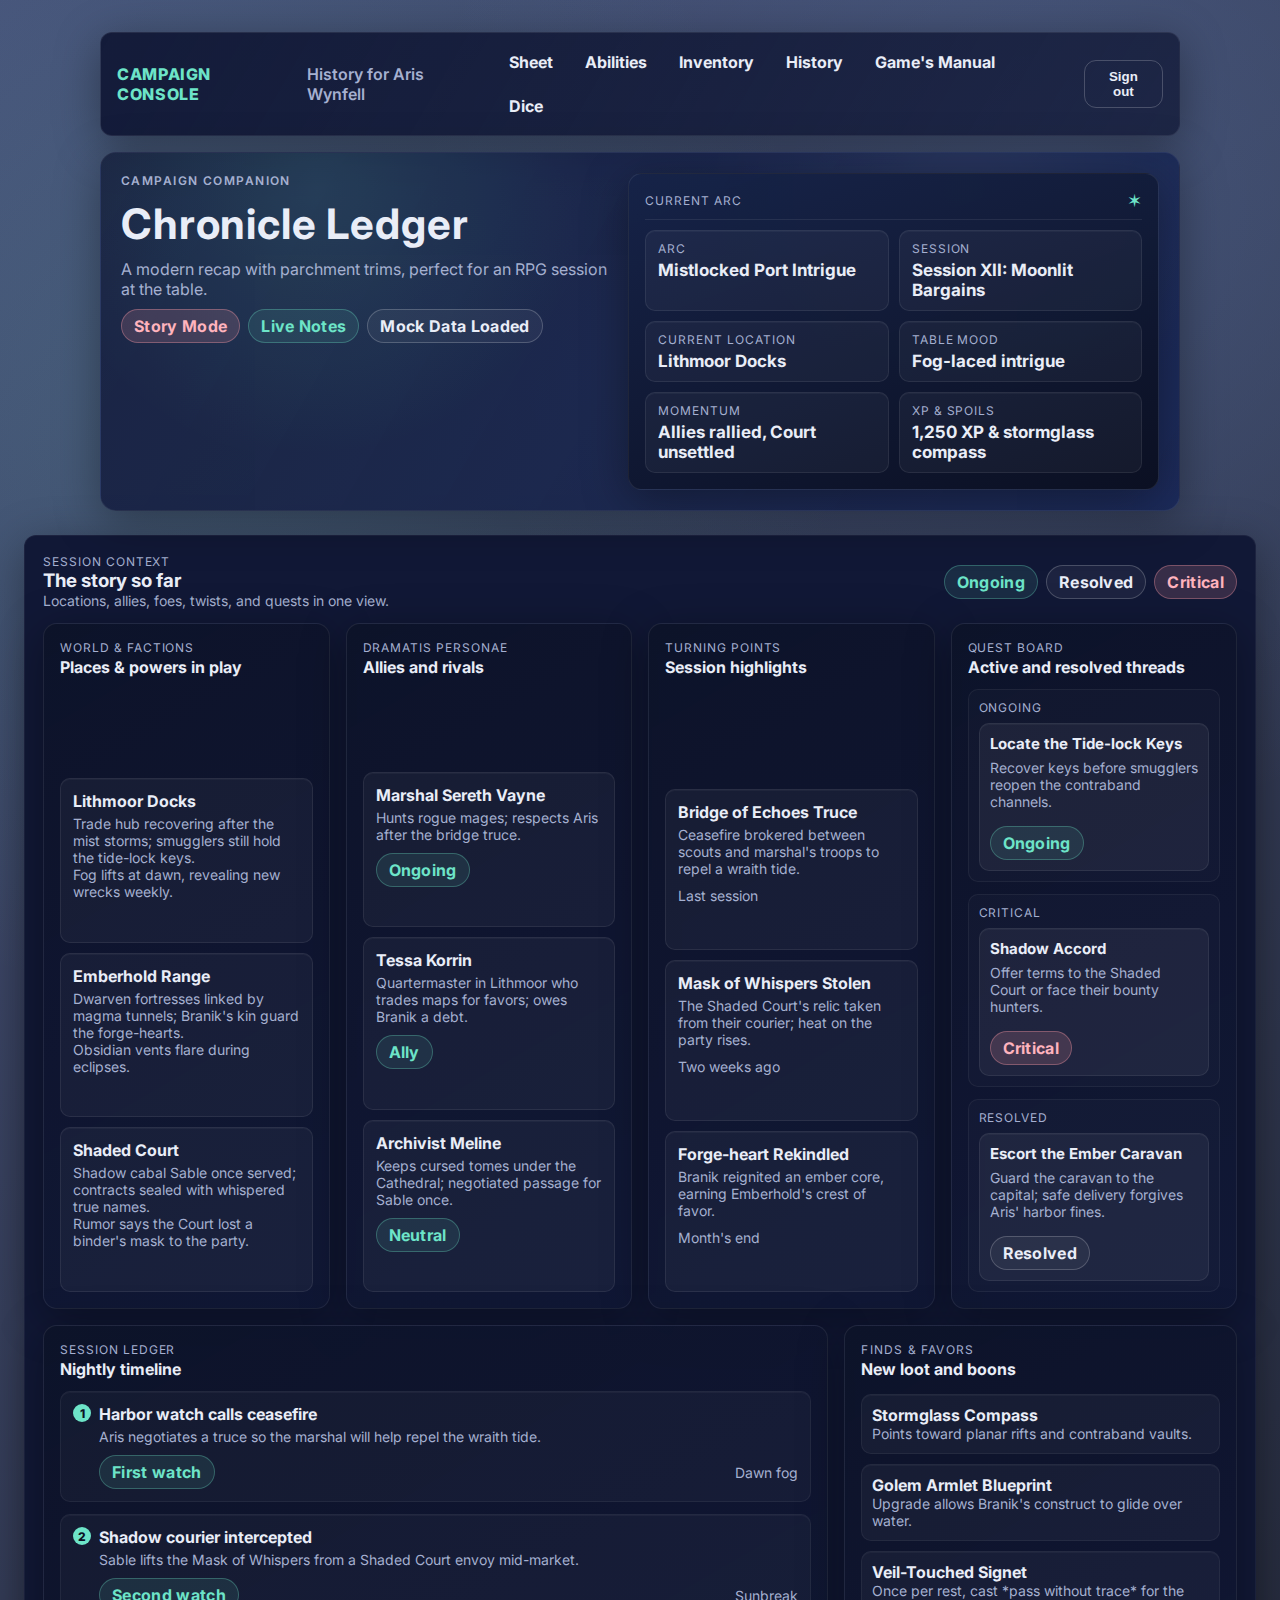
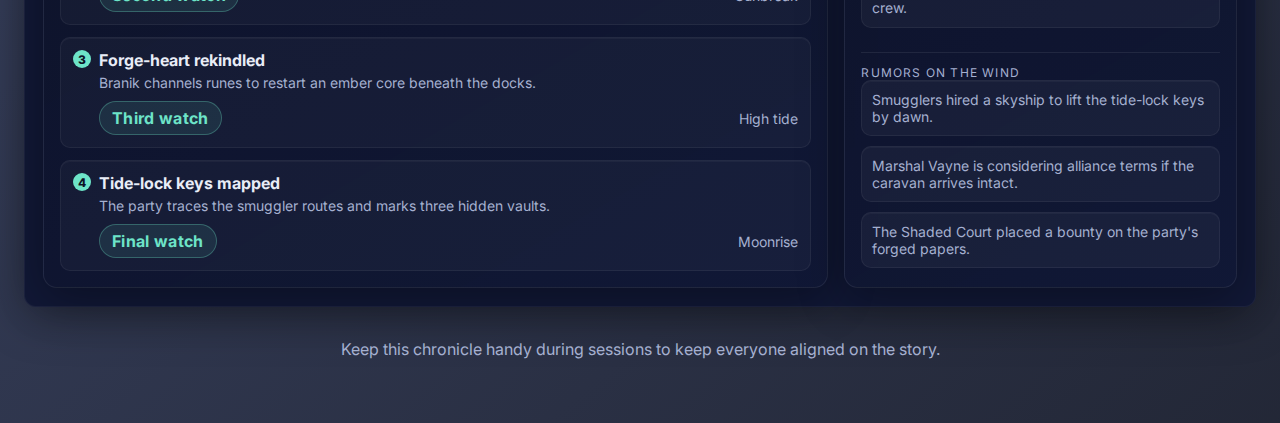
<file: history.html>
<!DOCTYPE html>
<html lang="en">
<head>
  <meta charset="UTF-8" />
  <meta name="viewport" content="width=device-width, initial-scale=1.0" />
  <title>Campaign History</title>
  <link rel="stylesheet" href="styles.css" />
</head>
<body class="history-page">
  <nav class="top-nav">
    <div class="nav-left">
      <span class="nav-brand">Campaign Console</span>
      <span class="nav-subtitle" id="nav-subtitle">Loading history…</span>
    </div>
    <div class="nav-menu" aria-label="Page navigation">
      <a href="main.html">Sheet</a>
      <a href="abilities.html">Abilities</a>
      <a href="inventory.html">Inventory</a>
      <a href="history.html" aria-current="page">History</a>
      <a href="manual.html">Game's Manual</a>
      <a href="dice.html">Dice</a>
    </div>
    <div class="nav-actions">
      <button class="ghost" id="sign-out" disabled>Sign out</button>
    </div>
  </nav>

  <header class="page-header page-hero" id="history-header">
    <div class="hero-copy">
      <p class="eyebrow">Campaign Companion</p>
      <h1>Chronicle Ledger</h1>
      <p class="tagline">A modern recap with parchment trims, perfect for an RPG session at the table.</p>
      <div class="hero-badges">
        <span class="pill pill-strong">Story Mode</span>
        <span class="pill pill-soft">Live Notes</span>
        <span class="pill pill-muted">Mock Data Loaded</span>
      </div>
    </div>
    <div class="hero-panel">
      <div class="hero-panel-header">
        <p class="label">Current Arc</p>
        <span class="glyph">✶</span>
      </div>
      <div class="hero-panel-body" id="history-highlights"></div>
    </div>
  </header>

  <section class="history" id="history">
    <header class="history-header">
      <div>
        <p class="label">Session context</p>
        <h3>The story so far</h3>
        <p class="meta-text">Locations, allies, foes, twists, and quests in one view.</p>
      </div>
      <div class="history-legend" aria-label="Legend for quest status">
        <span class="pill pill-soft">Ongoing</span>
        <span class="pill pill-muted">Resolved</span>
        <span class="pill pill-strong">Critical</span>
      </div>
    </header>

    <div class="history-grid">
      <article class="history-card" id="history-world">
        <div class="history-card-header">
          <p class="label">World &amp; Factions</p>
          <h4>Places &amp; powers in play</h4>
        </div>
        <ul class="history-list" id="world-notes"></ul>
      </article>

      <article class="history-card" id="history-characters">
        <div class="history-card-header">
          <p class="label">Dramatis Personae</p>
          <h4>Allies and rivals</h4>
        </div>
        <ul class="history-list" id="character-notes"></ul>
      </article>

      <article class="history-card" id="history-events">
        <div class="history-card-header">
          <p class="label">Turning Points</p>
          <h4>Session highlights</h4>
        </div>
        <ul class="history-list" id="event-notes"></ul>
      </article>

      <article class="history-card" id="history-quests">
        <div class="history-card-header">
          <p class="label">Quest Board</p>
          <h4>Active and resolved threads</h4>
        </div>
        <div class="quest-columns">
          <div class="quest-column">
            <p class="label">Ongoing</p>
            <div class="quest-list" id="quest-ongoing"></div>
          </div>
          <div class="quest-column">
            <p class="label">Critical</p>
            <div class="quest-list" id="quest-critical"></div>
          </div>
          <div class="quest-column">
            <p class="label">Resolved</p>
            <div class="quest-list" id="quest-resolved"></div>
          </div>
        </div>
      </article>
    </div>

    <div class="ledger-layout">
      <article class="history-card timeline-card">
        <div class="history-card-header">
          <p class="label">Session Ledger</p>
          <h4>Nightly timeline</h4>
        </div>
        <ol class="timeline" id="session-timeline"></ol>
      </article>

      <article class="history-card discoveries-card">
        <div class="history-card-header">
          <p class="label">Finds &amp; Favors</p>
          <h4>New loot and boons</h4>
        </div>
        <ul class="loot-list" id="loot-list"></ul>
        <div class="rumor-panel">
          <p class="label">Rumors on the wind</p>
          <ul class="rumor-list" id="rumor-list"></ul>
        </div>
      </article>
    </div>
  </section>

  <footer class="page-footer">
    <p>Keep this chronicle handy during sessions to keep everyone aligned on the story.</p>
  </footer>

  <script src="script.js"></script>
</body>
</html>
</file>
<file: styles.css>
@import url("https://fonts.googleapis.com/css2?family=EB+Garamond:wght@400;700&family=Inter:wght@400;600;700;900&display=swap");

:root {
  color-scheme: light;
  --bg: #0b1021;
  --panel: #111836;
  --panel-strong: #0d1329;
  --text: #e9edf7;
  --muted: #a5b0d0;
  --accent: #6de4c8;
  --accent-strong: #3ad3ad;
  --shadow: 0 10px 45px rgba(0, 0, 0, 0.35);
  --radius: 12px;
  font-family: "Inter", "Segoe UI", system-ui, -apple-system, sans-serif;
}

* {
  box-sizing: border-box;
}

body {
  margin: 0;
  min-height: 100vh;
  background: radial-gradient(circle at 18% 20%, rgba(109, 228, 200, 0.12), transparent 32%),
    radial-gradient(circle at 82% 10%, rgba(135, 186, 255, 0.14), transparent 30%),
    linear-gradient(140deg, rgba(24, 39, 88, 0.8), rgba(11, 16, 33, 0.9));
  color: var(--text);
  padding: 32px 24px 64px;
}

body.character-sheet-page {
  background: radial-gradient(circle at 18% 24%, rgba(53, 36, 14, 0.08), transparent 36%),
    radial-gradient(circle at 78% 10%, rgba(95, 71, 43, 0.08), transparent 30%),
    #eee2cf;
  color: #24140a;
  padding: 28px 18px 60px;
}

h1, h2, h3, h4, p {
  margin: 0;
}

.hidden {
  display: none !important;
}

.page-header,
.page-footer,
.sheet {
  max-width: 1080px;
  margin: 0 auto;
}

.top-nav {
  max-width: 1080px;
  margin: 0 auto 16px;
  padding: 12px 16px;
  display: flex;
  align-items: center;
  justify-content: space-between;
  gap: 12px;
  background: linear-gradient(120deg, rgba(17, 24, 54, 0.95), rgba(17, 24, 54, 0.75));
  border: 1px solid rgba(255, 255, 255, 0.08);
  border-radius: var(--radius);
  box-shadow: var(--shadow);
}

body.character-sheet-page .top-nav {
  background: #f5ecdf;
  border: 2px solid #2e1c0f;
  box-shadow: 0 14px 40px rgba(22, 13, 7, 0.25);
  color: #2e1c0f;
}

body.character-sheet-page .nav-brand {
  color: #7c1b10;
  font-family: "EB Garamond", "Inter", serif;
  letter-spacing: 0.06em;
}

body.character-sheet-page .nav-menu a,
body.character-sheet-page .nav-subtitle,
body.character-sheet-page .nav-actions button,
body.character-sheet-page .nav-actions .ghost {
  color: #2e1c0f;
}

body.character-sheet-page .nav-menu a:hover,
body.character-sheet-page .nav-menu a:focus-visible {
  border-color: rgba(46, 28, 15, 0.3);
  background: rgba(46, 28, 15, 0.07);
}

.nav-left {
  display: flex;
  align-items: center;
  gap: 10px;
}

.nav-brand {
  font-weight: 800;
  letter-spacing: 0.04em;
  text-transform: uppercase;
  color: var(--accent);
}

.nav-subtitle {
  color: var(--muted);
  font-weight: 600;
}

.nav-menu {
  display: flex;
  gap: 10px;
  align-items: center;
  flex-wrap: wrap;
}

.nav-menu a {
  color: var(--text);
  text-decoration: none;
  font-weight: 700;
  padding: 6px 10px;
  border-radius: 8px;
  border: 1px solid transparent;
}

.nav-menu a:hover,
.nav-menu a:focus-visible {
  border-color: rgba(255, 255, 255, 0.15);
  background: rgba(255, 255, 255, 0.04);
}

.nav-actions {
  display: flex;
  gap: 8px;
  align-items: center;
}

.hero {
  max-width: 1080px;
  margin: 0 auto 24px;
  display: grid;
  grid-template-columns: repeat(auto-fit, minmax(320px, 1fr));
  gap: 16px;
  align-items: flex-start;
}

.login-card {
  background: var(--panel);
  border: 1px solid rgba(255, 255, 255, 0.07);
  border-radius: var(--radius);
  box-shadow: var(--shadow);
  padding: 18px;
  display: grid;
  gap: 10px;
}

.login-card label {
  display: block;
  font-weight: 700;
  margin-bottom: 4px;
}

.login-card input {
  width: 100%;
  padding: 10px;
  border-radius: 8px;
  border: 1px solid rgba(255, 255, 255, 0.1);
  background: rgba(255, 255, 255, 0.04);
  color: var(--text);
  font-size: 15px;
}

.dice-form {
  display: grid;
  gap: 10px;
}

.dice-form input,
.dice-form select {
  width: 100%;
  padding: 10px;
  border-radius: 8px;
  border: 1px solid rgba(255, 255, 255, 0.1);
  background: rgba(255, 255, 255, 0.04);
  color: var(--text);
  font-size: 15px;
}

.dice-actions {
  display: flex;
  gap: 8px;
  align-items: center;
}

.login-card input:focus {
  outline: 2px solid var(--accent);
}

.helper-text {
  color: var(--muted);
  font-size: 13px;
}

.error-text {
  color: #ff9ca7;
  min-height: 18px;
  font-weight: 700;
}

.primary {
  background: linear-gradient(120deg, var(--accent), var(--accent-strong));
  color: #0c1224;
  border: none;
  border-radius: 10px;
  padding: 12px 14px;
  font-weight: 800;
  text-transform: uppercase;
  letter-spacing: 0.05em;
  cursor: pointer;
  box-shadow: 0 10px 30px rgba(109, 228, 200, 0.3);
  transition: transform 0.12s ease, box-shadow 0.2s ease;
}

.primary:hover {
  transform: translateY(-1px);
  box-shadow: 0 12px 36px rgba(109, 228, 200, 0.4);
}

.page-header {
  display: flex;
  justify-content: space-between;
  align-items: flex-start;
  gap: 16px;
  margin-bottom: 24px;
}

.history-page .page-header {
  background: linear-gradient(120deg, rgba(17, 24, 54, 0.8), rgba(24, 39, 88, 0.85));
  border: 1px solid rgba(255, 255, 255, 0.06);
  border-radius: 16px;
  padding: 20px;
  position: relative;
  overflow: hidden;
  box-shadow: var(--shadow);
}

.history-page .page-header::after {
  content: "";
  position: absolute;
  inset: 0;
  background: radial-gradient(circle at 20% 10%, rgba(109, 228, 200, 0.14), transparent 30%),
    radial-gradient(circle at 80% 10%, rgba(255, 255, 255, 0.06), transparent 28%);
  opacity: 0.9;
  pointer-events: none;
}

.hero-copy {
  position: relative;
  z-index: 1;
  max-width: 560px;
  display: grid;
  gap: 10px;
}

.hero-badges {
  display: flex;
  gap: 8px;
  flex-wrap: wrap;
}

.page-hero h1 {
  font-size: clamp(32px, 4vw, 42px);
  letter-spacing: 0.02em;
}

.hero-panel {
  position: relative;
  z-index: 1;
  background: linear-gradient(160deg, rgba(22, 35, 72, 0.9), rgba(10, 14, 30, 0.92));
  border: 1px solid rgba(255, 255, 255, 0.08);
  border-radius: 14px;
  padding: 16px;
  min-width: 320px;
  box-shadow: var(--shadow);
}

.hero-panel-header {
  display: flex;
  justify-content: space-between;
  align-items: center;
  border-bottom: 1px solid rgba(255, 255, 255, 0.08);
  padding-bottom: 8px;
  margin-bottom: 10px;
}

.glyph {
  font-size: 18px;
  color: var(--accent);
}

.hero-panel-body {
  display: grid;
  gap: 10px;
}

.highlight-row {
  display: grid;
  grid-template-columns: 1fr 1fr;
  gap: 10px;
}

.highlight-card {
  background: rgba(255, 255, 255, 0.04);
  border: 1px solid rgba(255, 255, 255, 0.08);
  border-radius: 10px;
  padding: 10px 12px;
  box-shadow: inset 0 1px 0 rgba(255, 255, 255, 0.04);
}

.highlight-card .label {
  display: block;
}

.highlight-card strong {
  display: block;
  margin-top: 4px;
  font-size: 17px;
}

.page-footer {
  text-align: center;
  color: var(--muted);
  margin-top: 32px;
}

.eyebrow {
  text-transform: uppercase;
  letter-spacing: 0.12em;
  font-size: 12px;
  color: var(--muted);
  font-weight: 600;
}

.tagline {
  color: var(--muted);
}

.meta {
  display: flex;
  gap: 8px;
  align-items: center;
}

.pill {
  background: rgba(109, 228, 200, 0.14);
  color: var(--accent);
  padding: 6px 12px;
  border-radius: 999px;
  font-weight: 700;
  letter-spacing: 0.02em;
  border: 1px solid rgba(109, 228, 200, 0.35);
}

button,
.ghost {
  border: 1px solid rgba(255, 255, 255, 0.2);
  background: transparent;
  color: var(--text);
  padding: 8px 12px;
  border-radius: var(--radius);
  cursor: pointer;
  font-weight: 600;
  text-decoration: none;
  display: inline-flex;
  align-items: center;
  transition: border-color 0.2s ease, transform 0.1s ease;
}

button:hover,
.ghost:hover {
  border-color: var(--accent);
}

button:active,
.ghost:active {
  transform: translateY(1px);
}

.sheet {
  display: flex;
  flex-direction: column;
  gap: 16px;
}

.sheet.character-sheet {
  color: #1e120a;
  font-family: "EB Garamond", "Inter", serif;
}

.sheet-frame {
  background: #fdf6e7;
  border: 3px solid #2d1a0c;
  border-radius: 16px;
  padding: 18px;
  box-shadow: 0 16px 40px rgba(25, 13, 6, 0.3);
  position: relative;
  overflow: hidden;
}

.sheet-frame::after {
  content: "";
  position: absolute;
  inset: 0;
  background: radial-gradient(circle at 15% 12%, rgba(124, 27, 16, 0.08), transparent 30%),
    radial-gradient(circle at 85% 8%, rgba(34, 19, 9, 0.08), transparent 32%);
  pointer-events: none;
  opacity: 0.8;
}

.sheet-banner {
  background: linear-gradient(90deg, rgba(124, 27, 16, 0.12), rgba(253, 246, 231, 0.95));
  border: 3px solid #2d1a0c;
  border-radius: 12px;
  padding: 16px 18px;
  box-shadow: inset 0 -6px rgba(45, 26, 12, 0.08);
  position: relative;
  z-index: 1;
}

.sheet-banner h2 {
  font-size: 32px;
  letter-spacing: 0.02em;
}

.sheet-banner .badge {
  background: #f7e5d6;
  border: 2px solid #2d1a0c;
  color: #2d1a0c;
  box-shadow: inset 0 -4px rgba(45, 26, 12, 0.1);
}

.sheet-columns {
  display: grid;
  grid-template-columns: 280px 1fr;
  gap: 16px;
  margin-top: 14px;
  position: relative;
  z-index: 1;
}

.sheet-column {
  display: flex;
  flex-direction: column;
  gap: 14px;
}

.sheet-column.column-compact .stat-block {
  height: 100%;
}

.identity {
  background: linear-gradient(120deg, rgba(61, 107, 255, 0.25), rgba(109, 228, 200, 0.3));
  border-radius: var(--radius);
  padding: 20px 24px;
  box-shadow: var(--shadow);
  display: flex;
  justify-content: space-between;
  align-items: center;
  gap: 16px;
}

.badges {
  display: flex;
  gap: 8px;
  flex-wrap: wrap;
}

.badge {
  background: rgba(15, 22, 47, 0.6);
  border: 1px solid rgba(255, 255, 255, 0.14);
  border-radius: 999px;
  padding: 8px 12px;
  font-weight: 600;
}

.character-sheet .badge {
  font-family: "Inter", "Segoe UI", system-ui, -apple-system, sans-serif;
}

.stat-block {
  background: var(--panel);
  border: 1px solid rgba(255, 255, 255, 0.05);
  border-radius: var(--radius);
  padding: 18px 18px 12px;
  box-shadow: var(--shadow);
}

.character-sheet .stat-block {
  background: #f7eddb;
  border: 3px solid #2d1a0c;
  border-radius: 12px;
  box-shadow: inset 0 -10px rgba(45, 26, 12, 0.08);
  color: #1d0f07;
}

.character-sheet .stat-block header {
  border-bottom: 2px solid #2d1a0c;
  padding-bottom: 8px;
}

.character-sheet .label {
  color: #5c3b26;
  font-weight: 700;
}

.character-sheet .meta-text {
  color: #4a2f1d;
  font-style: italic;
}

.stat-block header {
  display: flex;
  justify-content: space-between;
  align-items: baseline;
  gap: 12px;
  margin-bottom: 12px;
}

.label {
  color: var(--muted);
  font-size: 12px;
  letter-spacing: 0.08em;
  text-transform: uppercase;
}

.meta-text {
  color: var(--muted);
  font-size: 14px;
}

.grid {
  display: grid;
  gap: 12px;
}

.grid-6 {
  grid-template-columns: repeat(auto-fill, minmax(120px, 1fr));
}

.grid-3 {
  grid-template-columns: repeat(auto-fill, minmax(180px, 1fr));
}

.character-sheet .grid-6 {
  grid-template-columns: repeat(auto-fill, minmax(130px, 1fr));
}

.character-sheet .grid-3 {
  grid-template-columns: repeat(auto-fill, minmax(140px, 1fr));
}

.tower .grid-3 {
  align-content: start;
}

.grid-2 {
  grid-template-columns: repeat(auto-fill, minmax(240px, 1fr));
}

.card {
  background: var(--panel-strong);
  border-radius: 10px;
  padding: 12px;
  border: 1px solid rgba(255, 255, 255, 0.05);
}

.character-sheet .card {
  background: #fffaf1;
  border: 2px solid #2d1a0c;
  border-radius: 12px;
  box-shadow: inset 0 -6px rgba(45, 26, 12, 0.08);
}

.vital-card {
  text-align: center;
  min-height: 110px;
}

.vital-card strong {
  font-size: 24px;
  display: block;
  margin-top: 6px;
}

.ability-card {
  text-align: center;
  padding: 14px 12px 12px;
  position: relative;
}

.ability-card .ability-top {
  display: flex;
  justify-content: space-between;
  align-items: center;
  gap: 8px;
}

.ability-card .ability-mod {
  display: inline-flex;
  align-items: center;
  justify-content: center;
  width: 52px;
  height: 52px;
  border-radius: 50%;
  border: 2px solid #2d1a0c;
  background: #f7e7d5;
  font-weight: 800;
}

.ability-card .ability-score {
  font-size: 42px;
  font-weight: 900;
  margin: 6px 0 2px;
  font-family: "Inter", "Segoe UI", system-ui, -apple-system, sans-serif;
}

.ability-card .ability-foot {
  letter-spacing: 0.08em;
  color: #4a2f1d;
  text-transform: uppercase;
  font-size: 12px;
}

.card h4 {
  margin-bottom: 4px;
}

.card p {
  color: var(--muted);
}

.chips {
  list-style: none;
  padding: 0;
  margin: 0;
  display: flex;
  flex-wrap: wrap;
  gap: 8px;
}

.chips li {
  background: rgba(255, 255, 255, 0.07);
  border-radius: 999px;
  padding: 8px 12px;
  border: 1px solid rgba(255, 255, 255, 0.08);
  font-weight: 600;
}

.character-sheet .chips {
  display: grid;
  grid-template-columns: repeat(auto-fit, minmax(220px, 1fr));
  gap: 10px;
}

.character-sheet .chips li {
  background: #fffaf1;
  border-radius: 12px;
  padding: 10px 12px;
  border: 2px solid #2d1a0c;
  box-shadow: inset 0 -4px rgba(45, 26, 12, 0.08);
  color: #1e120a;
}

.history {
  background: var(--panel);
  border: 1px solid rgba(255, 255, 255, 0.05);
  border-radius: var(--radius);
  padding: 18px;
  box-shadow: var(--shadow);
}

.history-header {
  display: flex;
  justify-content: space-between;
  gap: 12px;
  align-items: center;
  margin-bottom: 14px;
}

.history-legend {
  display: flex;
  gap: 8px;
  flex-wrap: wrap;
  justify-content: flex-end;
}

.history-grid {
  display: grid;
  grid-template-columns: repeat(auto-fit, minmax(260px, 1fr));
  gap: 16px;
}

.history-card {
  background: linear-gradient(150deg, rgba(13, 19, 41, 0.95), rgba(17, 24, 54, 0.9));
  border-radius: 14px;
  border: 1px solid rgba(255, 255, 255, 0.08);
  padding: 16px;
  display: grid;
  gap: 12px;
  box-shadow: var(--shadow);
  position: relative;
  overflow: hidden;
}

.history-card-header h4 {
  margin: 2px 0 0;
}

.history-list {
  list-style: none;
  padding: 0;
  margin: 0;
  display: grid;
  gap: 10px;
}

.history-item {
  background: rgba(255, 255, 255, 0.04);
  border-radius: 10px;
  padding: 12px;
  border: 1px solid rgba(255, 255, 255, 0.08);
  box-shadow: inset 0 1px 0 rgba(255, 255, 255, 0.04);
}

.history-item strong {
  display: block;
  margin-bottom: 4px;
}

.history-item .meta-text {
  color: var(--muted);
}

.history-meta {
  display: flex;
  justify-content: space-between;
  align-items: center;
  gap: 8px;
  margin-top: 10px;
}

.pill-soft {
  background: rgba(109, 228, 200, 0.1);
  border-color: rgba(109, 228, 200, 0.3);
}

.pill-muted {
  background: rgba(255, 255, 255, 0.05);
  border-color: rgba(255, 255, 255, 0.2);
  color: var(--text);
}

.pill-strong {
  background: rgba(255, 156, 167, 0.16);
  border-color: rgba(255, 156, 167, 0.35);
  color: #ffb3bd;
}

.quest-columns {
  display: grid;
  grid-template-columns: repeat(auto-fit, minmax(180px, 1fr));
  gap: 12px;
}

.quest-column {
  background: rgba(255, 255, 255, 0.02);
  border: 1px solid rgba(255, 255, 255, 0.06);
  border-radius: 10px;
  padding: 10px;
  display: grid;
  gap: 8px;
}

.quest-card {
  background: rgba(255, 255, 255, 0.05);
  border: 1px solid rgba(255, 255, 255, 0.08);
  border-radius: 10px;
  padding: 10px;
  display: grid;
  gap: 6px;
  box-shadow: inset 0 1px 0 rgba(255, 255, 255, 0.04);
}

.quest-card strong {
  font-size: 15px;
}

.stat-line {
  display: flex;
  align-items: center;
  justify-content: space-between;
  gap: 8px;
}

.stat-line strong {
  font-size: 18px;
}

.ledger-layout {
  display: grid;
  grid-template-columns: 2fr 1fr;
  gap: 16px;
  margin-top: 16px;
}

.timeline {
  list-style: none;
  margin: 0;
  padding: 0;
  display: grid;
  gap: 12px;
  counter-reset: steps;
}

.timeline li {
  position: relative;
  padding: 12px 12px 12px 38px;
  background: rgba(255, 255, 255, 0.03);
  border: 1px solid rgba(255, 255, 255, 0.06);
  border-radius: 10px;
  box-shadow: inset 0 1px 0 rgba(255, 255, 255, 0.04);
}

.timeline li::before {
  counter-increment: steps;
  content: counter(steps);
  position: absolute;
  left: 12px;
  top: 12px;
  width: 18px;
  height: 18px;
  border-radius: 50%;
  background: var(--accent);
  color: #0c1224;
  font-weight: 800;
  display: grid;
  place-items: center;
  font-size: 12px;
}

.timeline strong {
  display: block;
  margin-bottom: 4px;
}

.timeline .meta-text {
  color: var(--muted);
}

.loot-list,
.rumor-list {
  list-style: none;
  margin: 0;
  padding: 0;
  display: grid;
  gap: 10px;
}

.loot-list li,
.rumor-list li {
  background: rgba(255, 255, 255, 0.04);
  border: 1px solid rgba(255, 255, 255, 0.06);
  border-radius: 10px;
  padding: 10px;
  box-shadow: inset 0 1px 0 rgba(255, 255, 255, 0.04);
}

.rumor-panel {
  margin-top: 12px;
  border-top: 1px solid rgba(255, 255, 255, 0.08);
  padding-top: 12px;
}

.discoveries-card .label {
  letter-spacing: 0.1em;
}

.manual-viewer {
  max-width: 1080px;
  margin: 0 auto;
}

.manual-actions {
  display: flex;
  justify-content: space-between;
  align-items: center;
  gap: 12px;
  margin-bottom: 12px;
}

.manual-frame-wrapper {
  border-radius: 10px;
  overflow: hidden;
  border: 1px solid rgba(255, 255, 255, 0.08);
  box-shadow: var(--shadow);
  background: rgba(0, 0, 0, 0.15);
}

.manual-toolbar {
  display: flex;
  justify-content: space-between;
  align-items: center;
  gap: 12px;
  padding: 10px 12px;
  background: rgba(0, 0, 0, 0.2);
  border-bottom: 1px solid rgba(255, 255, 255, 0.05);
}

.toolbar-group {
  display: flex;
  align-items: center;
  gap: 8px;
}

.manual-canvas-wrapper {
  padding: 12px;
  display: flex;
  justify-content: center;
  background: radial-gradient(circle at 30% 20%, rgba(109, 228, 200, 0.06), transparent 30%),
    radial-gradient(circle at 70% 10%, rgba(135, 186, 255, 0.08), transparent 28%),
    rgba(0, 0, 0, 0.12);
}

#manual-canvas {
  max-width: 100%;
  width: 100%;
  background: #ffffff;
  border-radius: 6px;
  box-shadow: 0 12px 32px rgba(0, 0, 0, 0.3);
  border: 1px solid rgba(0, 0, 0, 0.05);
}

@media (max-width: 700px) {
  body {
    padding: 20px 16px 48px;
  }

  .top-nav {
    flex-direction: column;
    align-items: flex-start;
  }

  .nav-actions {
    width: 100%;
    justify-content: flex-start;
  }

  .page-header {
    flex-direction: column;
  }

  .hero-panel {
    width: 100%;
  }

  .highlight-row {
    grid-template-columns: 1fr;
  }

  .ledger-layout {
    grid-template-columns: 1fr;
  }

  .identity {
    align-items: flex-start;
    flex-direction: column;
  }

  .manual-actions {
    flex-direction: column;
    align-items: flex-start;
  }

  .sheet-columns {
    grid-template-columns: 1fr;
  }
}
</file>
